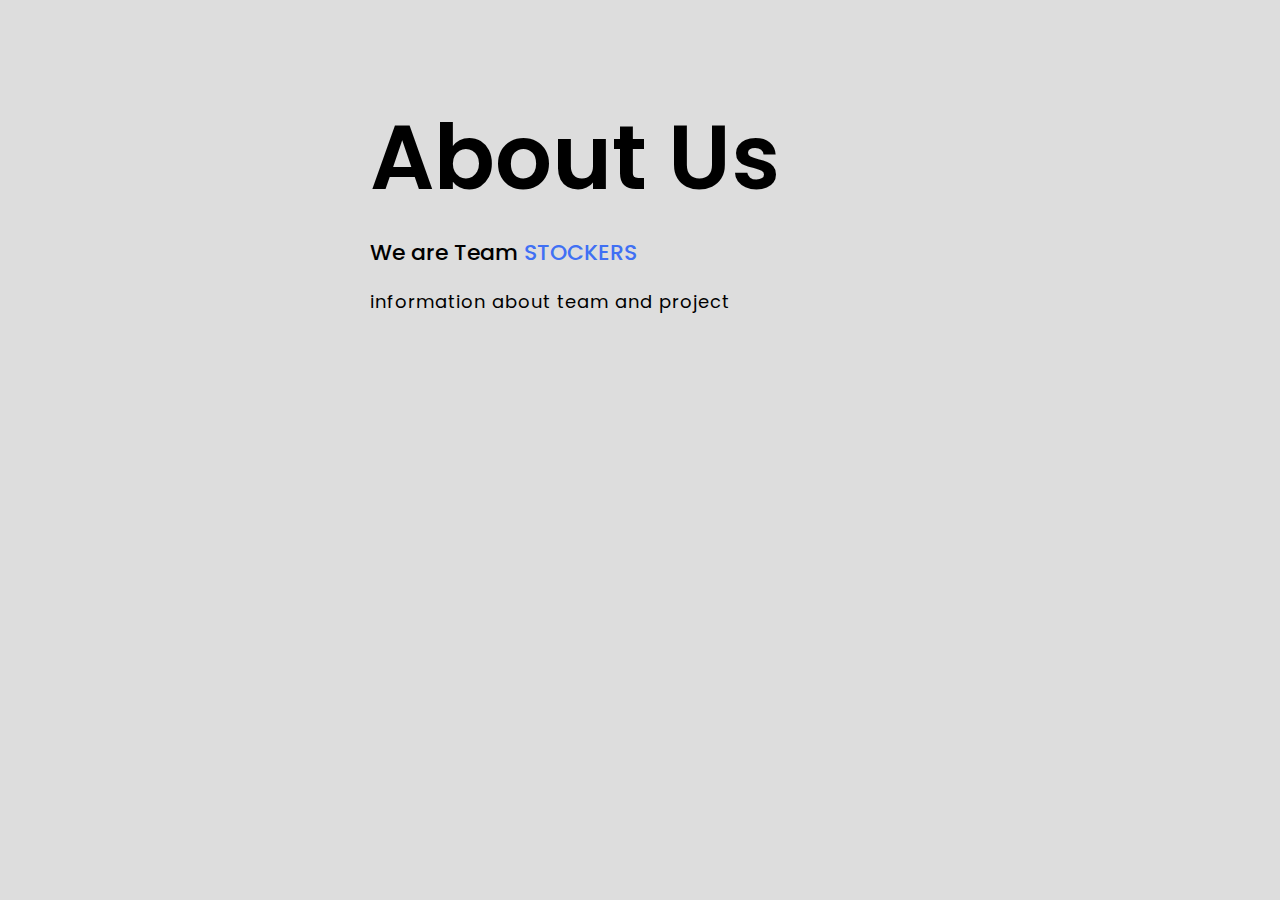
<file: footer/aboutus.html>
<!DOCTYPE html>
<!-- Coding By CodingNepal - codingnepalweb.com -->
<html lang="en">
<head>
  <meta charset="UTF-8">
  <meta name="viewport" content="width=device-width, initial-scale=1.0">
  <meta http-equiv="X-UA-Compatible" content="ie=edge">
 <title> An About Us Page | Stockers </title>
  <!---Custom Css File!--->
  <link rel="stylesheet" href="aboutus.css">
</head>
<body>
  <section class="about-us">
    <div class="about">
      <!--<img src="girl.png" class="pic">-->
      <div class="text">
        <h2>About Us</h2>
        <h5>We are Team<span>  STOCKERS</span></h5>
          <p>information about team and project</p>
        <div class="data">
        
        </div>
      </div>
    </div>
  </section>
</body>
</html>
</file>
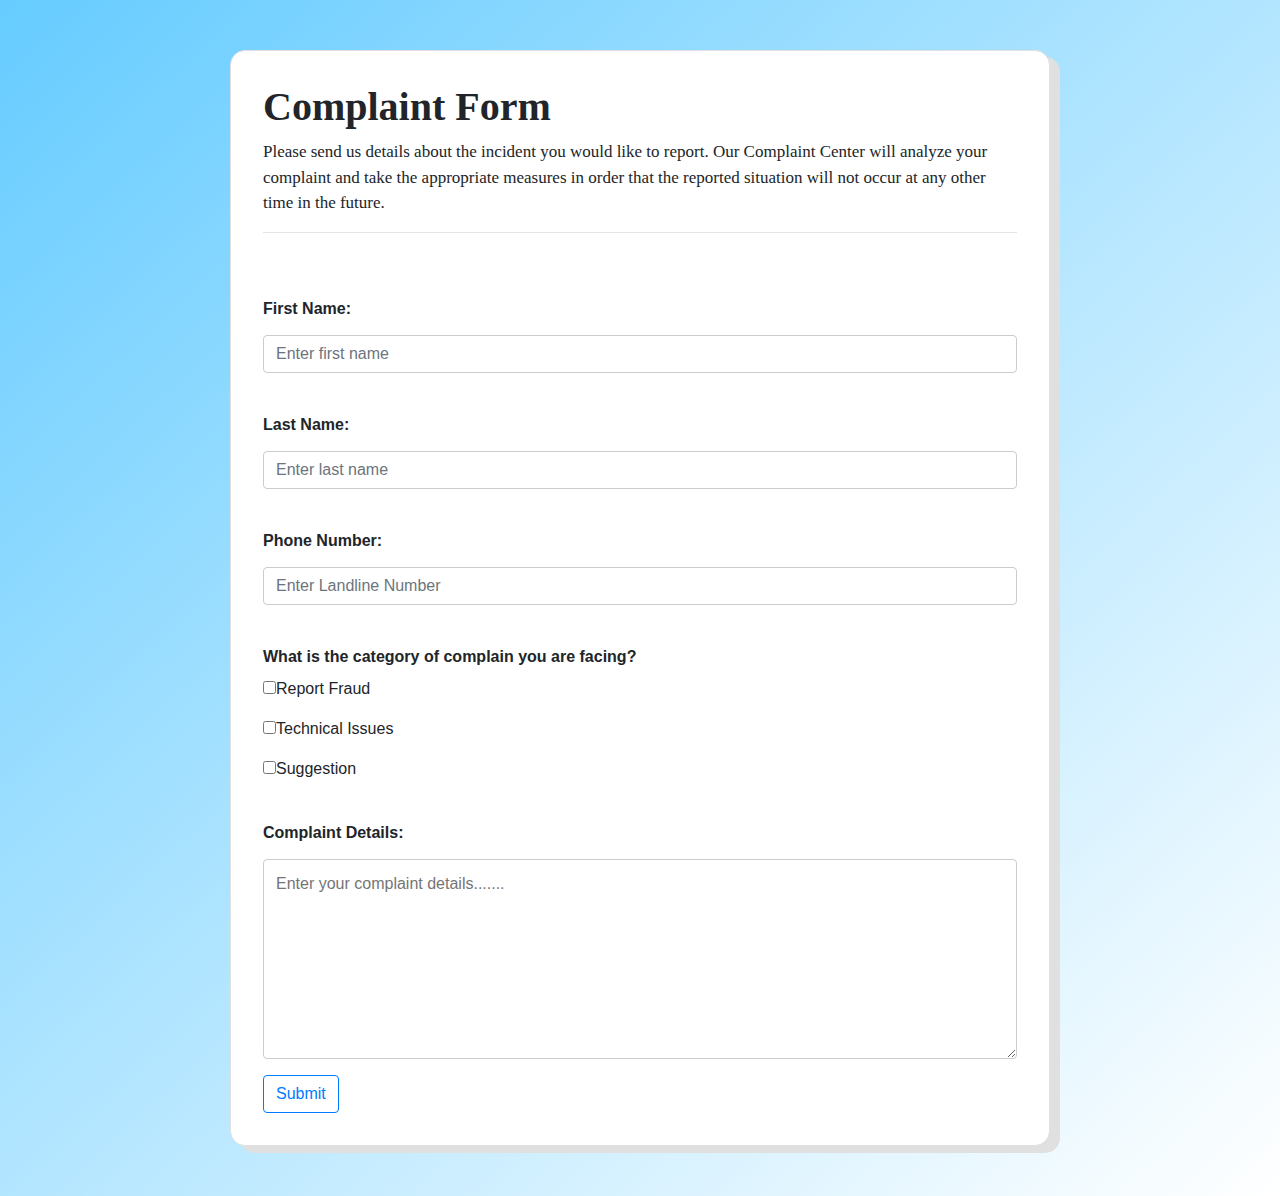
<file: footer/complaint form.html>
<!DOCTYPE html>
<html lang="en">
<head>
    <meta charset="UTF-8">
    <meta http-equiv="X-UA-Compatible" content="IE=edge">
    <meta name="viewport" content="width=device-width, initial-scale=1.0">
    <title>Stockers Complaint Form</title>

    <!-- Bootstrap CSS -->
    <link rel="stylesheet" href="https://stackpath.bootstrapcdn.com/bootstrap/4.3.1/css/bootstrap.min.css" integrity="sha384-ggOyR0iXCbMQv3Xipma34MD+dH/1fQ784/j6cY/iJTQUOhcWr7x9JvoRxT2MZw1T" crossorigin="anonymous">
</head>

<style>
    
    .mainform{
    margin: 50px 230px 50px 230px;
    padding: 2rem;
    border: 1px solid rgb(224,224,224) ;
    border-radius: 15px;
    box-shadow: 10px 7px 0 rgb(224,224,224);
    background-color: white;
    display: flex;
    }

    .header{
        font-size: 17px;
        font-family: candara;
        display: flex-end;
    }

    input[type=text], select, textarea {
    display: flex;
    width: 100%;
    padding: 12px;
    border: 1px solid #ccc;
    border-radius: 4px;
    box-sizing: border-box;
    margin-top: 6px;
    margin-bottom: 16px;
    resize: vertical;
}

@media screen and (max-width: 680px) {
  .header, .mainform, input[type=submit] {
    margin: 0px 0px 0px 0px;
    
  }
}


</style>

<body style="background:  linear-gradient(to top left, #ffffff 0%, #66ccff 100%);">
    <div class= "mainform">
    <form>


    <!--Header-->

    <div class = "header">
    <h1><b>Complaint Form</b></h1>
        <p>Please send us details about the incident you would like to report. Our Complaint Center will analyze your complaint and take the appropriate measures 
          in order that the reported situation will not occur at any other time in the future.</p>
          <hr/>
    </div>
    

    <br><br>
    <!-- Name-->

    <div class="form-group">
        <label for="fname"><b>First Name:</b></label>
        <input type="text" class="form-control" id="fname" placeholder="Enter first name" name="fname">
      </div>

     <br>

      <div class="form-group">
        <label for="lname"><b>Last Name:</b></label> 
        <input type="text" class="form-control" id="lname" placeholder="Enter last name" name="lname">
      </div>
   
      <br>

    <!-- Phone number-->
    
    <div class="form-group">
        <label for="phoneNo"> <b>Phone Number: </b> </label>
        <input type="text" id="phone" class="form-control" placeholder="Enter Landline Number" name = "phoneNo" >
      </div>
    
      <br>
    <!-- Select your area-->

      <!---label for="Select Your Area"><b>Select Your Area</b></label>
    <select id="area" name="area" >
      <option value="----">----</option>
      <option value="I.J Colony">India</option>
      <option value="Defence Colony">D</option>
      <option value="Dinga">Dinga</option>
      <option value="Gazi Colony">Gazi Colony</option>
      <option value="Naseera">Naseera</option>
      <option value="Tanveer Town">Tanveer Town</option>
    </select>
     
    <br>
    <br---->
    <!-- Category of complaint-->
    
    <div id="formsection">
        <label><b>What is the category of complain you are facing?</b></label>

        <p><input type="checkbox" name="section" value="sports">Report Fraud</p>
        <p><input type="checkbox" name="section" value="business">Technical Issues</p>
        <p><input type="checkbox" name="section" value="health">Suggestion</p>

      </div>
    

    <br>
    <!-- Complaint Details-->

    <label for="subject"><b>Complaint Details:</b></label>
    <textarea id="subject" name="subject" placeholder="Enter your complaint details......." style="height:200px"></textarea>


    <!--Submit Button-->
    <button type="button" class="btn btn-outline-primary">Submit</button>
    

    </form>
</div>

</body>

</html>
</file>
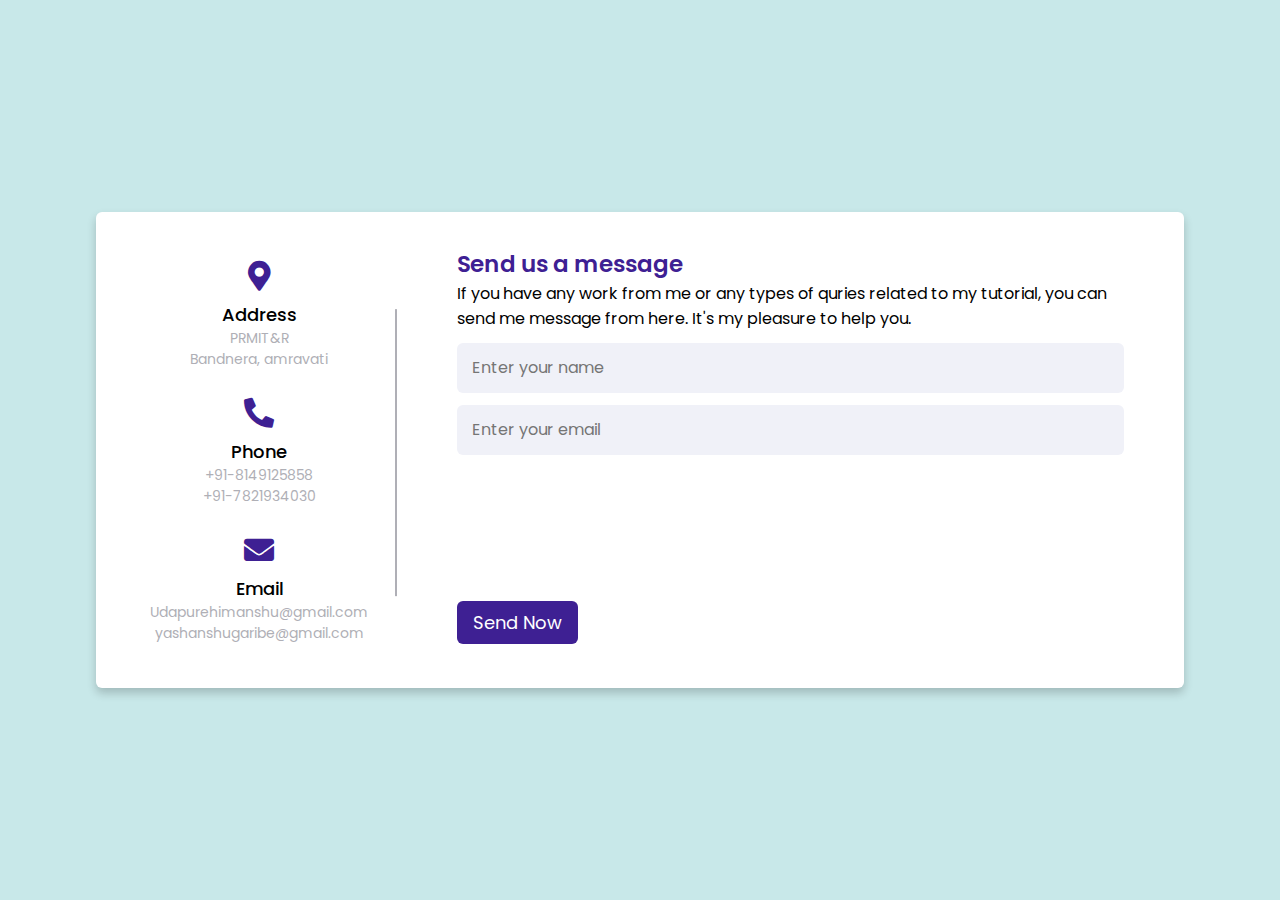
<file: footer/contact-form.html>
<!DOCTYPE html>
<!-- Created By CodingLab - www.codinglabweb.com -->
<html lang="en" dir="ltr">
  <head>
    <meta charset="UTF-8">
    <title> Contact Us Form  | Stockers </title>
    <link rel="stylesheet" href="contactcss.css">
    <!-- Fontawesome CDN Link -->
    <link rel="stylesheet" href="https://cdnjs.cloudflare.com/ajax/libs/font-awesome/5.15.2/css/all.min.css"/>
     <meta name="viewport" content="width=device-width, initial-scale=1.0">
   </head>
<body>
  <div class="container">
    <div class="content">
      <div class="left-side">
        <div class="address details">
          <i class="fas fa-map-marker-alt"></i>
          <div class="topic">Address</div>
          <div class="text-one">PRMIT&R</div>
          <div class="text-two">Bandnera, amravati</div>
        </div>
        <div class="phone details">
          <i class="fas fa-phone-alt"></i>
          <div class="topic">Phone</div>
          <div class="text-one">+91-8149125858</div>
          <div class="text-two">+91-7821934030</div>
        </div>
        <div class="email details">
          <i class="fas fa-envelope"></i>
          <div class="topic">Email</div>
          <div class="text-one">Udapurehimanshu@gmail.com</div>
          <div class="text-two">yashanshugaribe@gmail.com</div>
        </div>
      </div>
      <div class="right-side">
        <div class="topic-text">Send us a message</div>
        <p>If you have any work from me or any types of quries related to my tutorial, you can send me message from here. It's my pleasure to help you.</p>
      <form action="#">
        <div class="input-box">
          <input type="text" placeholder="Enter your name">
        </div>
        <div class="input-box">
          <input type="text" placeholder="Enter your email">
        </div>
        <div class="input-box message-box">
          
        </div>
        <div class="button">
          <input type="button" value="Send Now" >
        </div>
      </form>
    </div>
    </div>
  </div>
</body>
</html>
</file>
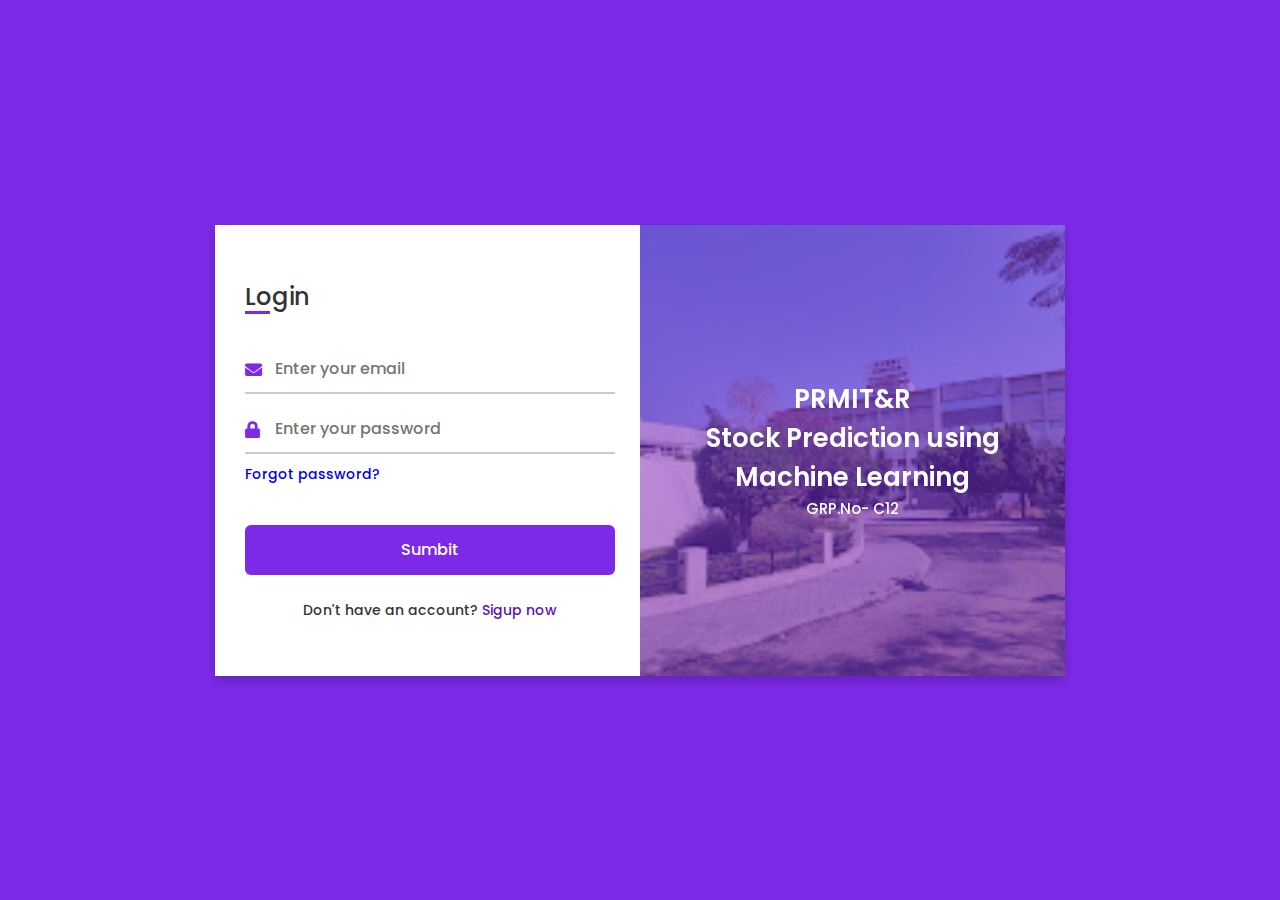
<file: login/loginpage.html>
<!DOCTYPE html>

<html lang="en" dir="ltr">
  <head>
    <meta charset="UTF-8">
    <title> C12 Prmit&R </title>
    <link rel="stylesheet" href="login.css">
    <!-- Fontawesome CDN Link -->
    <link rel="stylesheet" href="https://cdnjs.cloudflare.com/ajax/libs/font-awesome/5.15.3/css/all.min.css">
    <meta name="viewport" content="width=device-width, initial-scale=1.0">
   </head>
<body background="prmit.jpeg" background-repeat="no-repeat” background-size="cover”>

  <div class="container">
    <input type="checkbox" id="flip">
    <div class="cover">
      <div class="front">
        <img src="prmit.jpeg" alt="">
        <div class="text">
          <span class="text-1">PRMIT&R <br> Stock Prediction using <br> Machine Learning</span>
          <span class="text-2">GRP.No- C12</span>
        </div>
      </div>
      <div class="back">
        <!--<img class="backImg" src="images/backImg.jpg" alt="">-->
        <div class="text">
          <span class="text-1">Complete miles of journey <br> with one step</span>
          <span class="text-2">Let's get started</span>
        </div>
      </div>
    </div>
    <div class="forms">
        <div class="form-content">
          <div class="login-form">
            <div class="title">Login</div>
          <form action="#">
            <div class="input-boxes">
              <div class="input-box">
                <i class="fas fa-envelope"></i>
                <input type="text" placeholder="Enter your email" required>
              </div>
              <div class="input-box">
                <i class="fas fa-lock"></i>
                <input type="password" placeholder="Enter your password" required>
              </div>
              <div class="text"><a href="#">Forgot password?</a></div>
              <div class="button input-box">
                <input type="submit" value="Sumbit">
              </div>
              <div class="text sign-up-text">Don't have an account? <label for="flip">Sigup now</label></div>
            </div>
        </form>
      </div>
        <div class="signup-form">
          <div class="title">Signup</div>
        <form action="#">
            <div class="input-boxes">
              <div class="input-box">
                <i class="fas fa-user"></i>
                <input type="text" placeholder="Enter your name" required>
              </div>
              <div class="input-box">
                <i class="fas fa-envelope"></i>
                <input type="text" placeholder="Enter your email" required>
              </div>
              <div class="input-box">
                <i class="fas fa-lock"></i>
                <input type="password" placeholder="Enter your password" required>
              </div>
              <div class="button input-box">
                <input type="submit" value="Sumbit">
              </div>
              <div class="text sign-up-text">Already have an account? <label for="flip">Login now</label></div>
            </div>
      </form>
    </div>
    </div>
    </div>
  </div>
</body>
</html>
</file>
<file: footer/aboutus.css>
@import url('https://fonts.googleapis.com/css2?family=Poppins:wght@200;300;400;500&display=swap');
*{
  margin: 0;
  padding: 0;
  box-sizing: border-box;
  font-family: 'Poppins', sans-serif;
}
.about-us{
  height: 100vh;
  width: 100%;
  padding: 90px 0;
  background: #ddd;
}
.pic{
  height: auto;
  width:  302px;
}
.about{
  width: 1130px;
  max-width: 85%;
  margin: 0 auto;
  display: flex;
  align-items: center;
  justify-content: space-around;
}
.text{
  width: 540px;
}
.text h2{
  font-size: 90px;
  font-weight: 600;
  margin-bottom: 10px;

}
.text h5{
  font-size: 22px;
  font-weight: 500;
  margin-bottom: 20px;
}
span{
  color: #4070f4;
}
.text p{
  font-size: 18px;
  line-height: 25px;
  letter-spacing: 1px;
}
.data{
  margin-top: 30px;
}
.hire{
  font-size: 18px;
  background: #4070f4;
  color: #fff;
  text-decoration: none;
  border: none;
  padding: 8px 25px;
  border-radius: 6px;
  transition: 0.5s;
}
.hire:hover{
  background: #000;
  border: 1px solid #4070f4;
}
</file>
<file: footer/contactcss.css>
/* Google Font CDN Link */
@import url('https://fonts.googleapis.com/css2?family=Poppins:wght@200;300;400;500;600;700&display=swap');
*{
  margin: 0;
  padding: 0;
  box-sizing: border-box;
  font-family: "Poppins" , sans-serif;
}
body{
  min-height: 100vh;
  width: 100%;
  background: #c8e8e9;
  display: flex;
  align-items: center;
  justify-content: center;
}
.container{
  width: 85%;
  background: #fff;
  border-radius: 6px;
  padding: 20px 60px 30px 40px;
  box-shadow: 0 5px 10px rgba(0, 0, 0, 0.2);
}
.container .content{
  display: flex;
  align-items: center;
  justify-content: space-between;
}
.container .content .left-side{
  width: 25%;
  height: 100%;
  display: flex;
  flex-direction: column;
  align-items: center;
  justify-content: center;
  margin-top: 15px;
  position: relative;
}
.content .left-side::before{
  content: '';
  position: absolute;
  height: 70%;
  width: 2px;
  right: -15px;
  top: 50%;
  transform: translateY(-50%);
  background: #afafb6;
}
.content .left-side .details{
  margin: 14px;
  text-align: center;
}
.content .left-side .details i{
  font-size: 30px;
  color: #3e2093;
  margin-bottom: 10px;
}
.content .left-side .details .topic{
  font-size: 18px;
  font-weight: 500;
}
.content .left-side .details .text-one,
.content .left-side .details .text-two{
  font-size: 14px;
  color: #afafb6;
}
.container .content .right-side{
  width: 75%;
  margin-left: 75px;
}
.content .right-side .topic-text{
  font-size: 23px;
  font-weight: 600;
  color: #3e2093;
}
.right-side .input-box{
  height: 50px;
  width: 100%;
  margin: 12px 0;
}
.right-side .input-box input,
.right-side .input-box textarea{
  height: 100%;
  width: 100%;
  border: none;
  outline: none;
  font-size: 16px;
  background: #F0F1F8;
  border-radius: 6px;
  padding: 0 15px;
  resize: none;
}
.right-side .message-box{
  min-height: 110px;
}
.right-side .input-box textarea{
  padding-top: 6px;
}
.right-side .button{
  display: inline-block;
  margin-top: 12px;
}
.right-side .button input[type="button"]{
  color: #fff;
  font-size: 18px;
  outline: none;
  border: none;
  padding: 8px 16px;
  border-radius: 6px;
  background: #3e2093;
  cursor: pointer;
  transition: all 0.3s ease;
}
.button input[type="button"]:hover{
  background: #5029bc;
}

@media (max-width: 950px) {
  .container{
    width: 90%;
    padding: 30px 40px 40px 35px ;
  }
  .container .content .right-side{
   width: 75%;
   margin-left: 55px;
}
}
@media (max-width: 820px) {
  .container{
    margin: 40px 0;
    height: 100%;
  }
  .container .content{
    flex-direction: column-reverse;
  }
 .container .content .left-side{
   width: 100%;
   flex-direction: row;
   margin-top: 40px;
   justify-content: center;
   flex-wrap: wrap;
 }
 .container .content .left-side::before{
   display: none;
 }
 .container .content .right-side{
   width: 100%;
   margin-left: 0;
 }
}
</file>
<file: login/login.css>
/* Google Font Link */
@import url('https://fonts.googleapis.com/css2?family=Poppins:wght@200;300;400;500;600;700&display=swap');
*{
  margin: 0;
  padding: 0;
  box-sizing: border-box;
  font-family: "Poppins" , sans-serif;
}
body{
  min-height: 100vh;
  display: flex;
  align-items: center;
  justify-content: center;
  background: #7d2ae8;
  padding: 30px;
}
.container{
  position: relative;
  max-width: 850px;
  width: 100%;
  background: #fff;
  padding: 40px 30px;
  box-shadow: 0 5px 10px rgba(0,0,0,0.2);
  perspective: 2700px;
}
.container .cover{
  position: absolute;
  top: 0;
  left: 50%;
  height: 100%;
  width: 50%;
  z-index: 98;
  transition: all 1s ease;
  transform-origin: left;
  transform-style: preserve-3d;
}
.container #flip:checked ~ .cover{
  transform: rotateY(-180deg);
}
 .container .cover .front,
 .container .cover .back{
  position: absolute;
  top: 0;
  left: 0;
  height: 100%;
  width: 100%;
}
.cover .back{
  transform: rotateY(180deg);
  backface-visibility: hidden;
}
.container .cover::before,
.container .cover::after{
  content: '';
  position: absolute;
  height: 100%;
  width: 100%;
  background: #7d2ae8;
  opacity: 0.5;
  z-index: 12;
}
.container .cover::after{
  opacity: 0.3;
  transform: rotateY(180deg);
  backface-visibility: hidden;
}
.container .cover img{
  position: absolute;
  height: 100%;
  width: 100%;
  object-fit: cover;
  z-index: 10;
}
.container .cover .text{
  position: absolute;
  z-index: 130;
  height: 100%;
  width: 100%;
  display: flex;
  flex-direction: column;
  align-items: center;
  justify-content: center;
}
.cover .text .text-1,
.cover .text .text-2{
  font-size: 26px;
  font-weight: 600;
  color: #fff;
  text-align: center;
}
.cover .text .text-2{
  font-size: 15px;
  font-weight: 500;
}
.container .forms{
  height: 100%;
  width: 100%;
  background: #fff;
}
.container .form-content{
  display: flex;
  align-items: center;
  justify-content: space-between;
}
.form-content .login-form,
.form-content .signup-form{
  width: calc(100% / 2 - 25px);
}
.forms .form-content .title{
  position: relative;
  font-size: 24px;
  font-weight: 500;
  color: #333;
}
.forms .form-content .title:before{
  content: '';
  position: absolute;
  left: 0;
  bottom: 0;
  height: 3px;
  width: 25px;
  background: #7d2ae8;
}
.forms .signup-form  .title:before{
  width: 20px;
}
.forms .form-content .input-boxes{
  margin-top: 30px;
}
.forms .form-content .input-box{
  display: flex;
  align-items: center;
  height: 50px;
  width: 100%;
  margin: 10px 0;
  position: relative;
}
.form-content .input-box input{
  height: 100%;
  width: 100%;
  outline: none;
  border: none;
  padding: 0 30px;
  font-size: 16px;
  font-weight: 500;
  border-bottom: 2px solid rgba(0,0,0,0.2);
  transition: all 0.3s ease;
}
.form-content .input-box input:focus,
.form-content .input-box input:valid{
  border-color: #7d2ae8;
}
.form-content .input-box i{
  position: absolute;
  color: #7d2ae8;
  font-size: 17px;
}
.forms .form-content .text{
  font-size: 14px;
  font-weight: 500;
  color: #333;
}
.forms .form-content .text a{
  text-decoration: none;
}
.forms .form-content .text a:hover{
  text-decoration: underline;
}
.forms .form-content .button{
  color: #fff;
  margin-top: 40px;
}
.forms .form-content .button input{
  color: #fff;
  background: #7d2ae8;
  border-radius: 6px;
  padding: 0;
  cursor: pointer;
  transition: all 0.4s ease;
}
.forms .form-content .button input:hover{
  background: #5b13b9;
}
.forms .form-content label{
  color: #5b13b9;
  cursor: pointer;
}
.forms .form-content label:hover{
  text-decoration: underline;
}
.forms .form-content .login-text,
.forms .form-content .sign-up-text{
  text-align: center;
  margin-top: 25px;
}
.container #flip{
  display: none;
}
@media (max-width: 730px) {
  .container .cover{
    display: none;
  }
  .form-content .login-form,
  .form-content .signup-form{
    width: 100%;
  }
  .form-content .signup-form{
    display: none;
  }
  .container #flip:checked ~ .forms .signup-form{
    display: block;
  }
  .container #flip:checked ~ .forms .login-form{
    display: none;
  }
}
</file>
